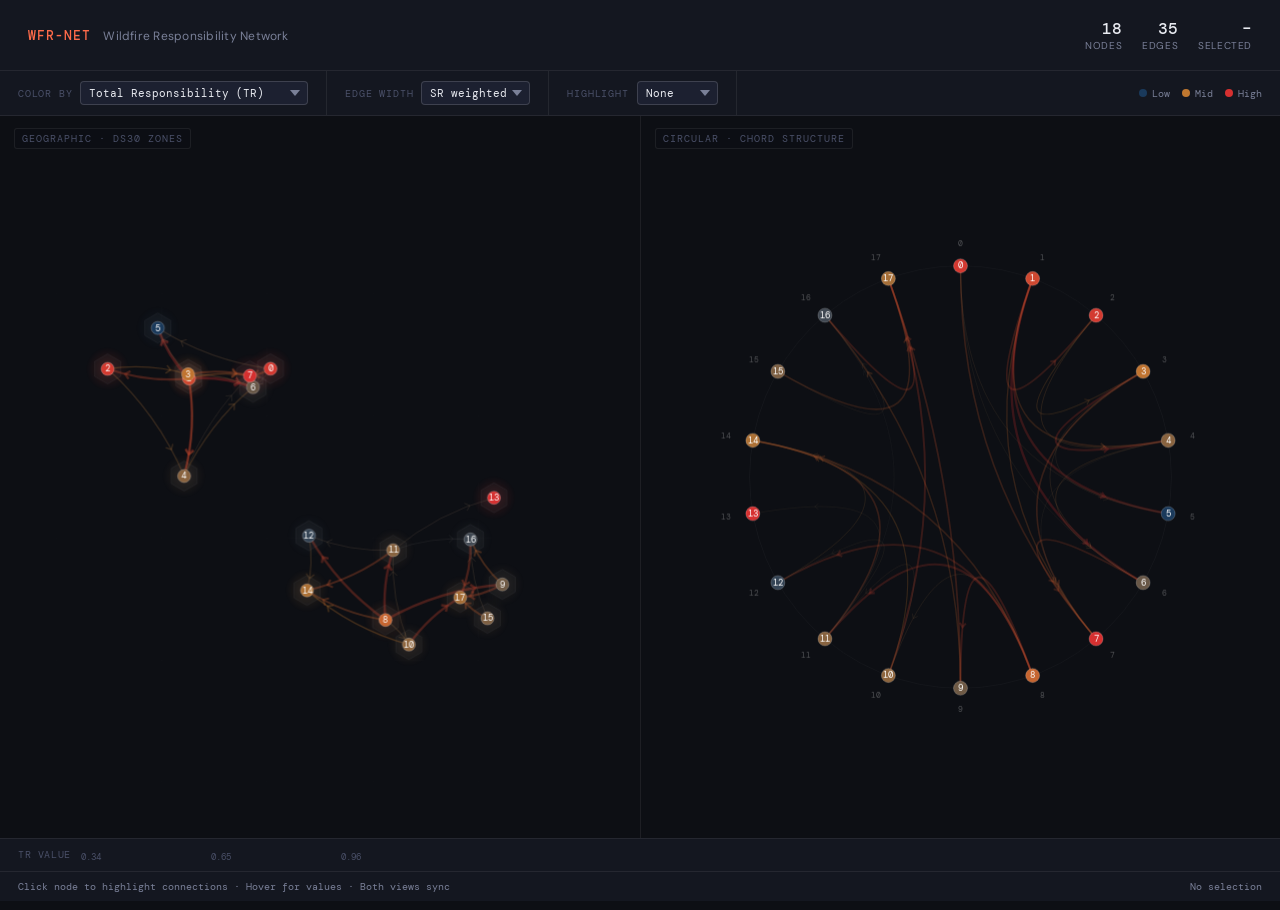
<file: assets/example.html>
<!DOCTYPE html>
<html lang="en">
<head>
<meta charset="UTF-8">
<meta name="viewport" content="width=device-width, initial-scale=1.0">
<title>Wildfire Responsibility Network</title>
<link href="https://fonts.googleapis.com/css2?family=DM+Mono:wght@400;500&family=DM+Sans:wght@300;400;500&display=swap" rel="stylesheet">
<style>
  :root {
    --bg: #0d0f14;
    --surface: #141720;
    --surface2: #1c2030;
    --border: rgba(255,255,255,0.07);
    --border-hover: rgba(255,255,255,0.15);
    --text: #e8eaf0;
    --text-muted: #7a8098;
    --text-dim: #4a5068;
    --accent: #ff6b4a;
    --accent2: #4a9eff;
    --accent3: #ffd166;
    --col-lo: #1a3a5c;
    --col-mid: #c07830;
    --col-hi: #d63030;
    --mono: 'DM Mono', monospace;
    --sans: 'DM Sans', sans-serif;
  }

  *, *::before, *::after { box-sizing: border-box; margin: 0; padding: 0; }

  body {
    font-family: var(--sans);
    background: var(--bg);
    color: var(--text);
    min-height: 100vh;
    display: flex;
    flex-direction: column;
  }

  /* Header */
  header {
    padding: 18px 28px;
    border-bottom: 1px solid var(--border);
    display: flex;
    align-items: center;
    justify-content: space-between;
    background: var(--surface);
  }

  .header-left {
    display: flex;
    align-items: baseline;
    gap: 12px;
  }

  .site-title {
    font-family: var(--mono);
    font-size: 13px;
    font-weight: 500;
    color: var(--accent);
    letter-spacing: 0.08em;
    text-transform: uppercase;
  }

  .site-subtitle {
    font-size: 12px;
    color: var(--text-muted);
    letter-spacing: 0.02em;
  }

  .header-stats {
    display: flex;
    gap: 20px;
  }

  .stat {
    text-align: right;
  }

  .stat-val {
    font-family: var(--mono);
    font-size: 16px;
    font-weight: 500;
    color: var(--text);
  }

  .stat-label {
    font-size: 10px;
    color: var(--text-muted);
    text-transform: uppercase;
    letter-spacing: 0.06em;
  }

  /* Main layout */
  .main {
    flex: 1;
    display: flex;
    flex-direction: column;
    padding: 0;
    overflow: hidden;
  }

  /* Controls bar */
  .controls {
    display: flex;
    gap: 0;
    border-bottom: 1px solid var(--border);
    background: var(--surface);
  }

  .ctrl-group {
    display: flex;
    align-items: center;
    gap: 8px;
    padding: 10px 18px;
    border-right: 1px solid var(--border);
  }

  .ctrl-group:last-child { border-right: none; margin-left: auto; }

  .ctrl-label {
    font-family: var(--mono);
    font-size: 10px;
    color: var(--text-dim);
    text-transform: uppercase;
    letter-spacing: 0.08em;
    white-space: nowrap;
  }

  select {
    font-family: var(--mono);
    font-size: 11px;
    color: var(--text);
    background: var(--surface2);
    border: 1px solid var(--border-hover);
    border-radius: 4px;
    padding: 4px 8px;
    cursor: pointer;
    outline: none;
    appearance: none;
    -webkit-appearance: none;
    padding-right: 22px;
    background-image: url("data:image/svg+xml,%3Csvg xmlns='http://www.w3.org/2000/svg' width='10' height='6'%3E%3Cpath d='M0 0l5 6 5-6z' fill='%237a8098'/%3E%3C/svg%3E");
    background-repeat: no-repeat;
    background-position: right 7px center;
    transition: border-color 0.15s;
  }

  select:hover { border-color: rgba(255,255,255,0.25); }
  select:focus { border-color: var(--accent); }

  option { background: #1c2030; }

  /* Legend */
  .legend {
    display: flex;
    align-items: center;
    gap: 12px;
    padding: 10px 18px;
  }

  .legend-item {
    display: flex;
    align-items: center;
    gap: 5px;
    font-family: var(--mono);
    font-size: 10px;
    color: var(--text-muted);
  }

  .legend-dot {
    width: 8px; height: 8px;
    border-radius: 50%;
    flex-shrink: 0;
  }

  /* Canvas panels */
  .panels {
    flex: 1;
    display: grid;
    grid-template-columns: 1fr 1px 1fr;
    overflow: hidden;
    min-height: 0;
  }

  .divider {
    background: var(--border);
    width: 1px;
  }

  .panel {
    position: relative;
    overflow: hidden;
    background: var(--bg);
  }

  canvas {
    display: block;
    width: 100% !important;
    height: 100% !important;
  }

  .panel-tag {
    position: absolute;
    top: 12px; left: 14px;
    font-family: var(--mono);
    font-size: 10px;
    color: var(--text-dim);
    text-transform: uppercase;
    letter-spacing: 0.1em;
    pointer-events: none;
    z-index: 2;
    background: rgba(13,15,20,0.7);
    padding: 3px 7px;
    border-radius: 3px;
    border: 1px solid var(--border);
  }

  /* Tooltip */
  .tooltip {
    position: absolute;
    pointer-events: none;
    display: none;
    background: var(--surface2);
    border: 1px solid var(--border-hover);
    border-radius: 6px;
    padding: 10px 14px;
    font-family: var(--mono);
    font-size: 11px;
    color: var(--text);
    z-index: 10;
    min-width: 140px;
    line-height: 1.8;
    box-shadow: 0 4px 20px rgba(0,0,0,0.5);
  }

  .tooltip b {
    color: var(--accent);
    display: block;
    margin-bottom: 4px;
    font-size: 12px;
  }

  .tip-row {
    display: flex;
    justify-content: space-between;
    gap: 16px;
  }

  .tip-key { color: var(--text-muted); }
  .tip-val { color: var(--text); }

  /* Info bar */
  .info-bar {
    padding: 8px 18px;
    border-top: 1px solid var(--border);
    background: var(--surface);
    font-family: var(--mono);
    font-size: 10px;
    color: var(--text-dim);
    display: flex;
    gap: 20px;
    align-items: center;
  }

  .info-bar span { color: var(--text-muted); }

  .highlight-indicator {
    margin-left: auto;
    display: flex;
    align-items: center;
    gap: 6px;
  }

  .hl-dot {
    width: 6px; height: 6px;
    border-radius: 50%;
    background: var(--accent);
    display: none;
  }

  .hl-dot.active { display: block; }

  /* Colorbar strip */
  .colorbar-wrap {
    padding: 8px 18px;
    display: flex;
    align-items: center;
    gap: 10px;
    background: var(--surface);
    border-top: 1px solid var(--border);
  }

  .colorbar-label {
    font-family: var(--mono);
    font-size: 10px;
    color: var(--text-dim);
    text-transform: uppercase;
    letter-spacing: 0.06em;
    white-space: nowrap;
  }

  .colorbar-strip {
    flex: 1;
    height: 8px;
    border-radius: 4px;
    background: linear-gradient(to right, #1a3a5c, #c07830, #d63030);
    max-width: 280px;
  }

  .colorbar-ticks {
    display: flex;
    justify-content: space-between;
    font-family: var(--mono);
    font-size: 9px;
    color: var(--text-dim);
    max-width: 280px;
    width: 100%;
    margin-top: 2px;
  }

  .colorbar-group { display: flex; flex-direction: column; gap: 2px; flex:1; max-width: 280px; }
</style>
</head>
<body>

<header>
  <div class="header-left">
    <span class="site-title">WFR-Net</span>
    <span class="site-subtitle">Wildfire Responsibility Network</span>
  </div>
  <div class="header-stats">
    <div class="stat">
      <div class="stat-val" id="stat-nodes">18</div>
      <div class="stat-label">Nodes</div>
    </div>
    <div class="stat">
      <div class="stat-val" id="stat-edges">–</div>
      <div class="stat-label">Edges</div>
    </div>
    <div class="stat">
      <div class="stat-val" id="stat-hl">–</div>
      <div class="stat-label">Selected</div>
    </div>
  </div>
</header>

<div class="main">
  <div class="controls">
    <div class="ctrl-group">
      <span class="ctrl-label">Color by</span>
      <select id="color-mode">
        <option value="TR">Total Responsibility (TR)</option>
        <option value="PR">Personal Responsibility (PR)</option>
        <option value="SR">Shared Responsibility (SR)</option>
        <option value="OR">Owed Responsibility (OR)</option>
      </select>
    </div>
    <div class="ctrl-group">
      <span class="ctrl-label">Edge width</span>
      <select id="edge-mode">
        <option value="SR">SR weighted</option>
        <option value="uniform">Uniform</option>
      </select>
    </div>
    <div class="ctrl-group">
      <span class="ctrl-label">Highlight</span>
      <select id="highlight-sel">
        <option value="-1">None</option>
      </select>
    </div>
    <div class="ctrl-group legend">
      <span class="legend-item"><span class="legend-dot" style="background:#1a3a5c"></span>Low</span>
      <span class="legend-item"><span class="legend-dot" style="background:#c07830"></span>Mid</span>
      <span class="legend-item"><span class="legend-dot" style="background:#d63030"></span>High</span>
    </div>
  </div>

  <div class="panels">
    <div class="panel" id="geo-panel">
      <div class="panel-tag">Geographic · DS30 Zones</div>
      <canvas id="geo-canvas"></canvas>
      <div class="tooltip" id="geo-tip"></div>
    </div>
    <div class="divider"></div>
    <div class="panel" id="circ-panel">
      <div class="panel-tag">Circular · Chord Structure</div>
      <canvas id="circ-canvas"></canvas>
      <div class="tooltip" id="circ-tip"></div>
    </div>
  </div>

  <div class="colorbar-wrap">
    <span class="colorbar-label" id="cbar-label">TR value</span>
    <div class="colorbar-group">
      <div class="colorbar-strip"></div>
      <div class="colorbar-ticks">
        <span id="cbar-min">0.00</span>
        <span id="cbar-mid">0.50</span>
        <span id="cbar-max">1.00</span>
      </div>
    </div>
  </div>

  <div class="info-bar">
    <span>Click node to highlight connections · Hover for values · Both views sync</span>
    <div class="highlight-indicator">
      <div class="hl-dot" id="hl-dot"></div>
      <span id="hl-label">No selection</span>
    </div>
  </div>
</div>

<script>
// ─── Deterministic RNG ───────────────────────────────────────────
function mkRng(s) {
  let x = s;
  return () => { x ^= x << 13; x ^= x >> 17; x ^= x << 5; return (x >>> 0) / 4294967296; };
}
const rng = mkRng(42);

// ─── Synthetic Data (replace nodes/edges arrays with real data) ──
const N = 18;
const nodes = [];

// Two geographic clusters (lat/lon-like coordinates in [0,1])
const clusters = [
  { cx: 0.26, cy: 0.32, r: 0.18, count: 8 },
  { cx: 0.66, cy: 0.64, r: 0.20, count: 10 },
];

let ni = 0;
for (const cl of clusters) {
  for (let i = 0; i < cl.count; i++, ni++) {
    const a = rng() * Math.PI * 2;
    const d = Math.sqrt(rng()) * cl.r;
    nodes.push({
      id: ni,
      x: cl.cx + Math.cos(a) * d,
      y: cl.cy + Math.sin(a) * d,
      TR: 0.28 + rng() * 0.68,
      PR: 0.08 + rng() * 0.52,
      SR: rng() * 0.42,
      OR: rng() * 0.32,
    });
  }
}

// Edges from spatial proximity
const edges = [];
const edgeSet = new Set();
for (let i = 0; i < N; i++) {
  for (let j = i + 1; j < N; j++) {
    const dx = nodes[i].x - nodes[j].x;
    const dy = nodes[i].y - nodes[j].y;
    const dist = Math.sqrt(dx * dx + dy * dy);
    if (dist < 0.26 && rng() < 0.62) {
      const key = `${i}-${j}`;
      if (!edgeSet.has(key)) {
        edgeSet.add(key);
        edges.push({ from: i, to: j, SR: 0.04 + rng() * 0.48 });
      }
    }
  }
}

document.getElementById('stat-edges').textContent = edges.length;

// ─── Populate highlight dropdown ─────────────────────────────────
const hsel = document.getElementById('highlight-sel');
nodes.forEach(n => {
  const o = document.createElement('option');
  o.value = n.id;
  o.textContent = `Node ${n.id}`;
  hsel.appendChild(o);
});

let highlightNode = -1;
let colorMode = 'TR';
let edgeMode = 'SR';

document.getElementById('color-mode').addEventListener('change', e => { colorMode = e.target.value; updateColorbar(); draw(); });
document.getElementById('edge-mode').addEventListener('change', e => { edgeMode = e.target.value; draw(); });
document.getElementById('highlight-sel').addEventListener('change', e => {
  highlightNode = parseInt(e.target.value);
  updateHlInfo();
  draw();
});

// ─── Color mapping ────────────────────────────────────────────────
function lerpColor(t, c1, c2) {
  return [
    c1[0] + (c2[0] - c1[0]) * t,
    c1[1] + (c2[1] - c1[1]) * t,
    c1[2] + (c2[2] - c1[2]) * t,
  ];
}

function valueColor(t) {
  // lo → mid → hi with gamma
  const tg = Math.pow(Math.max(0, Math.min(1, t)), 0.75);
  const lo = [26, 58, 92], mid = [192, 120, 48], hi = [214, 48, 48];
  const [r, g, b] = tg < 0.5 ? lerpColor(tg * 2, lo, mid) : lerpColor((tg - 0.5) * 2, mid, hi);
  return `rgb(${Math.round(r)},${Math.round(g)},${Math.round(b)})`;
}

function getNodeVal(n) { return n[colorMode] || 0; }

function allNodeVals() { return nodes.map(n => getNodeVal(n)); }

function normalizedVal(n) {
  const vals = allNodeVals();
  const mn = Math.min(...vals), mx = Math.max(...vals);
  return (getNodeVal(n) - mn) / (mx - mn || 1);
}

function getEdgeVal(e) { return edgeMode === 'SR' ? e.SR : 0.5; }

// ─── Colorbar update ──────────────────────────────────────────────
function updateColorbar() {
  const vals = allNodeVals();
  const mn = Math.min(...vals), mx = Math.max(...vals);
  const mid = (mn + mx) / 2;
  document.getElementById('cbar-label').textContent = colorMode + ' value';
  document.getElementById('cbar-min').textContent = mn.toFixed(2);
  document.getElementById('cbar-mid').textContent = mid.toFixed(2);
  document.getElementById('cbar-max').textContent = mx.toFixed(2);
}
updateColorbar();

// ─── Highlight info ───────────────────────────────────────────────
function updateHlInfo() {
  const dot = document.getElementById('hl-dot');
  const lbl = document.getElementById('hl-label');
  const statHl = document.getElementById('stat-hl');
  if (highlightNode < 0) {
    dot.classList.remove('active');
    lbl.textContent = 'No selection';
    statHl.textContent = '–';
  } else {
    dot.classList.add('active');
    lbl.textContent = `Node ${highlightNode} selected`;
    statHl.textContent = highlightNode;
  }
}

// ─── GEO CANVAS ──────────────────────────────────────────────────
const geoCanvas = document.getElementById('geo-canvas');
const geoCtx = geoCanvas.getContext('2d');
const geoTip = document.getElementById('geo-tip');

function resizeCanvas(canvas) {
  const parent = canvas.parentElement;
  const rect = parent.getBoundingClientRect();
  if (canvas.width !== Math.floor(rect.width * devicePixelRatio) ||
      canvas.height !== Math.floor(rect.height * devicePixelRatio)) {
    canvas.width = Math.floor(rect.width * devicePixelRatio);
    canvas.height = Math.floor(rect.height * devicePixelRatio);
    canvas.style.width = rect.width + 'px';
    canvas.style.height = rect.height + 'px';
  }
}

function drawGeo() {
  resizeCanvas(geoCanvas);
  const dpr = devicePixelRatio;
  const W = geoCanvas.width, H = geoCanvas.height;
  const ctx = geoCtx;
  ctx.clearRect(0, 0, W, H);
  ctx.save();

  const pad = 56 * dpr;
  const sw = W - pad * 2, sh = H - pad * 2;

  function nx(n) { return pad + n.x * sw; }
  function ny(n) { return pad + n.y * sh; }

  // Subtle grid
  ctx.strokeStyle = 'rgba(255,255,255,0.025)';
  ctx.lineWidth = 0.5 * dpr;
  for (let i = 0; i <= 5; i++) {
    const x = pad + (i / 5) * sw;
    const y = pad + (i / 5) * sh;
    ctx.beginPath(); ctx.moveTo(x, pad); ctx.lineTo(x, pad + sh); ctx.stroke();
    ctx.beginPath(); ctx.moveTo(pad, y); ctx.lineTo(pad + sw, y); ctx.stroke();
  }

  // DS30 zone halos
  nodes.forEach(n => {
    const x = nx(n), y = ny(n);
    const r = 22 * dpr;
    const nv = normalizedVal(n);
    const col = valueColor(nv);
    const grad = ctx.createRadialGradient(x, y, 0, x, y, r);
    grad.addColorStop(0, col.replace('rgb', 'rgba').replace(')', ',0.18)'));
    grad.addColorStop(1, col.replace('rgb', 'rgba').replace(')', ',0)'));
    ctx.beginPath();
    ctx.arc(x, y, r, 0, Math.PI * 2);
    ctx.fillStyle = grad;
    ctx.fill();
  });

  // Tax parcel hexagons
  nodes.forEach(n => {
    const x = nx(n), y = ny(n), r = 15 * dpr;
    ctx.beginPath();
    for (let k = 0; k < 6; k++) {
      const a = k / 6 * Math.PI * 2 - Math.PI / 6;
      k === 0 ? ctx.moveTo(x + r * Math.cos(a), y + r * Math.sin(a))
              : ctx.lineTo(x + r * Math.cos(a), y + r * Math.sin(a));
    }
    ctx.closePath();
    ctx.fillStyle = 'rgba(255,255,255,0.03)';
    ctx.strokeStyle = 'rgba(255,255,255,0.10)';
    ctx.lineWidth = 0.5 * dpr;
    ctx.fill(); ctx.stroke();
  });

  // Edges
  const maxSR = Math.max(...edges.map(e => e.SR));
  edges.forEach(e => {
    const a = nodes[e.from], b = nodes[e.to];
    const isHl = highlightNode !== -1 && (e.from === highlightNode || e.to === highlightNode);
    const val = getEdgeVal(e) / maxSR;
    const alpha = isHl ? 0.92 : (highlightNode !== -1 ? 0.06 : 0.32);

    const ax = nx(a), ay = ny(a), bx = nx(b), by = ny(b);
    const mx2 = (ax + bx) / 2, my2 = (ay + by) / 2;
    const cx2 = mx2 + (my2 - ay) * 0.22, cy2 = my2 - (mx2 - ax) * 0.22;

    ctx.save();
    ctx.globalAlpha = alpha;
    ctx.strokeStyle = isHl ? '#ff6b4a' : valueColor(val);
    ctx.lineWidth = isHl ? 2 * dpr : (0.6 + val * 2.2) * dpr;
    ctx.beginPath();
    ctx.moveTo(ax, ay);
    ctx.quadraticCurveTo(cx2, cy2, bx, by);
    ctx.stroke();

    // Arrowhead
    const t2 = 0.78;
    const ex = (1 - t2) * (1 - t2) * ax + 2 * (1 - t2) * t2 * cx2 + t2 * t2 * bx;
    const ey = (1 - t2) * (1 - t2) * ay + 2 * (1 - t2) * t2 * cy2 + t2 * t2 * by;
    const dtx = 2 * (1 - t2) * (cx2 - ax) + 2 * t2 * (bx - cx2);
    const dty = 2 * (1 - t2) * (cy2 - ay) + 2 * t2 * (by - cy2);
    const ang = Math.atan2(dty, dtx);
    const as = 6 * dpr;
    ctx.beginPath();
    ctx.moveTo(ex + as * Math.cos(ang - 2.4), ey + as * Math.sin(ang - 2.4));
    ctx.lineTo(ex, ey);
    ctx.lineTo(ex + as * Math.cos(ang + 2.4), ey + as * Math.sin(ang + 2.4));
    ctx.stroke();
    ctx.restore();
  });

  // Nodes
  nodes.forEach(n => {
    const x = nx(n), y = ny(n);
    const isHl = n.id === highlightNode;
    const nv = normalizedVal(n);
    const col = valueColor(nv);
    const nr = isHl ? 9 * dpr : 6.5 * dpr;

    // Outer ring for highlight
    if (isHl) {
      ctx.beginPath();
      ctx.arc(x, y, nr + 4 * dpr, 0, Math.PI * 2);
      ctx.fillStyle = 'rgba(255,107,74,0.18)';
      ctx.fill();
    }

    ctx.beginPath();
    ctx.arc(x, y, nr, 0, Math.PI * 2);
    ctx.fillStyle = col;
    ctx.fill();
    ctx.strokeStyle = isHl ? '#ff6b4a' : 'rgba(255,255,255,0.3)';
    ctx.lineWidth = isHl ? 2 * dpr : 0.75 * dpr;
    ctx.stroke();

    ctx.fillStyle = '#fff';
    ctx.font = `${isHl ? 500 : 400} ${9 * dpr}px DM Mono,monospace`;
    ctx.textAlign = 'center';
    ctx.textBaseline = 'middle';
    ctx.fillText(n.id, x, y + 0.5 * dpr);
  });

  ctx.restore();
}

// Geo tooltip & interaction
function geoNodeAt(mx, my) {
  const pad = 56 * devicePixelRatio;
  const W = geoCanvas.width, H = geoCanvas.height;
  const sw = W - pad * 2, sh = H - pad * 2;
  let found = null, minD = 16 * devicePixelRatio;
  nodes.forEach(n => {
    const x = pad + n.x * sw, y = pad + n.y * sh;
    const d = Math.hypot(mx * devicePixelRatio - x, my * devicePixelRatio - y);
    if (d < minD) { minD = d; found = n; }
  });
  return found;
}

geoCanvas.addEventListener('mousemove', e => {
  const rect = geoCanvas.getBoundingClientRect();
  const found = geoNodeAt(e.clientX - rect.left, e.clientY - rect.top);
  if (found) {
    geoTip.style.display = 'block';
    geoTip.style.left = (e.clientX - rect.left + 14) + 'px';
    geoTip.style.top = (e.clientY - rect.top - 10) + 'px';
    geoTip.innerHTML = tooltipHTML(found);
  } else {
    geoTip.style.display = 'none';
  }
});
geoCanvas.addEventListener('mouseleave', () => geoTip.style.display = 'none');
geoCanvas.addEventListener('click', e => {
  const rect = geoCanvas.getBoundingClientRect();
  const found = geoNodeAt(e.clientX - rect.left, e.clientY - rect.top);
  if (found) {
    highlightNode = highlightNode === found.id ? -1 : found.id;
    hsel.value = highlightNode;
    updateHlInfo();
    draw();
  }
});

// ─── CIRCULAR CANVAS ─────────────────────────────────────────────
const circCanvas = document.getElementById('circ-canvas');
const circCtx = circCanvas.getContext('2d');
const circTip = document.getElementById('circ-tip');

function drawCirc() {
  resizeCanvas(circCanvas);
  const dpr = devicePixelRatio;
  const W = circCanvas.width, H = circCanvas.height;
  const ctx = circCtx;
  ctx.clearRect(0, 0, W, H);
  ctx.save();

  const cx = W / 2, cy = H / 2;
  const R = Math.min(W, H) * 0.33;
  const labelR = R + 22 * dpr;
  const nr = 7 * dpr;

  const angles = nodes.map((_, i) => -Math.PI / 2 + (i / N) * Math.PI * 2);

  function nx2(i) { return cx + R * Math.cos(angles[i]); }
  function ny2(i) { return cy + R * Math.sin(angles[i]); }

  // Faint ring guide
  ctx.beginPath();
  ctx.arc(cx, cy, R, 0, Math.PI * 2);
  ctx.strokeStyle = 'rgba(255,255,255,0.04)';
  ctx.lineWidth = 1 * dpr;
  ctx.stroke();

  // Edges (bezier through softened center)
  const maxSR = Math.max(...edges.map(e => e.SR));
  edges.forEach(e => {
    const i = e.from, j = e.to;
    const isHl = highlightNode !== -1 && (i === highlightNode || j === highlightNode);
    const val = getEdgeVal(e) / maxSR;
    const alpha = isHl ? 0.9 : (highlightNode !== -1 ? 0.05 : 0.22);
    const pull = 0.32;

    const ax = nx2(i), ay = ny2(i), bx = nx2(j), by = ny2(j);
    const c1x = cx + pull * (ax - cx), c1y = cy + pull * (ay - cy);
    const c2x = cx + pull * (bx - cx), c2y = cy + pull * (by - cy);

    ctx.save();
    ctx.globalAlpha = alpha;
    ctx.strokeStyle = isHl ? '#ff6b4a' : valueColor(val);
    ctx.lineWidth = isHl ? 1.8 * dpr : (0.4 + val * 2) * dpr;
    ctx.beginPath();
    ctx.moveTo(ax, ay);
    ctx.bezierCurveTo(c1x, c1y, c2x, c2y, bx, by);
    ctx.stroke();

    // Arrowhead
    function bPt(t) {
      return [
        (1-t)**3*ax + 3*(1-t)**2*t*c1x + 3*(1-t)*t**2*c2x + t**3*bx,
        (1-t)**3*ay + 3*(1-t)**2*t*c1y + 3*(1-t)*t**2*c2y + t**3*by
      ];
    }
    const [px1, py1] = bPt(0.82), [px2, py2] = bPt(0.83);
    const aang = Math.atan2(py2 - py1, px2 - px1);
    const as = 5 * dpr;
    ctx.beginPath();
    ctx.moveTo(px2 + as * Math.cos(aang - 2.5), py2 + as * Math.sin(aang - 2.5));
    ctx.lineTo(px2, py2);
    ctx.lineTo(px2 + as * Math.cos(aang + 2.5), py2 + as * Math.sin(aang + 2.5));
    ctx.stroke();
    ctx.restore();
  });

  // Nodes
  nodes.forEach((n, i) => {
    const x = nx2(i), y = ny2(i);
    const isHl = n.id === highlightNode;
    const nv = normalizedVal(n);
    const col = valueColor(nv);
    const r2 = isHl ? 10 * dpr : nr;

    if (isHl) {
      ctx.beginPath();
      ctx.arc(x, y, r2 + 5 * dpr, 0, Math.PI * 2);
      ctx.fillStyle = 'rgba(255,107,74,0.18)';
      ctx.fill();
    }

    ctx.beginPath();
    ctx.arc(x, y, r2, 0, Math.PI * 2);
    ctx.fillStyle = col;
    ctx.fill();
    ctx.strokeStyle = isHl ? '#ff6b4a' : 'rgba(255,255,255,0.25)';
    ctx.lineWidth = isHl ? 2 * dpr : 0.75 * dpr;
    ctx.stroke();

    ctx.fillStyle = '#fff';
    ctx.font = `${isHl ? 500 : 400} ${8.5 * dpr}px DM Mono,monospace`;
    ctx.textAlign = 'center';
    ctx.textBaseline = 'middle';
    ctx.fillText(n.id, x, y + 0.5 * dpr);

    // External label
    const lx = cx + labelR * Math.cos(angles[i]);
    const ly = cy + labelR * Math.sin(angles[i]);
    ctx.font = `${isHl ? 500 : 400} ${8 * dpr}px DM Mono,monospace`;
    ctx.fillStyle = isHl ? '#ff6b4a' : 'rgba(255,255,255,0.28)';
    ctx.textAlign = lx < cx - 4 * dpr ? 'right' : lx > cx + 4 * dpr ? 'left' : 'center';
    ctx.textBaseline = 'middle';
    ctx.fillText(n.id, lx, ly);
  });

  ctx.restore();
}

// Circ tooltip & interaction
function circNodeAt(mx, my) {
  const W = circCanvas.width, H = circCanvas.height;
  const cx = W / 2, cy = H / 2;
  const R = Math.min(W, H) * 0.33;
  const angles = nodes.map((_, i) => -Math.PI / 2 + (i / N) * Math.PI * 2);
  let found = null, minD = 14 * devicePixelRatio;
  nodes.forEach((n, i) => {
    const x = cx + R * Math.cos(angles[i]);
    const y = cy + R * Math.sin(angles[i]);
    const d = Math.hypot(mx * devicePixelRatio - x, my * devicePixelRatio - y);
    if (d < minD) { minD = d; found = n; }
  });
  return found;
}

circCanvas.addEventListener('mousemove', e => {
  const rect = circCanvas.getBoundingClientRect();
  const found = circNodeAt(e.clientX - rect.left, e.clientY - rect.top);
  if (found) {
    circTip.style.display = 'block';
    circTip.style.left = (e.clientX - rect.left + 14) + 'px';
    circTip.style.top = (e.clientY - rect.top - 10) + 'px';
    circTip.innerHTML = tooltipHTML(found);
  } else {
    circTip.style.display = 'none';
  }
});
circCanvas.addEventListener('mouseleave', () => circTip.style.display = 'none');
circCanvas.addEventListener('click', e => {
  const rect = circCanvas.getBoundingClientRect();
  const found = circNodeAt(e.clientX - rect.left, e.clientY - rect.top);
  if (found) {
    highlightNode = highlightNode === found.id ? -1 : found.id;
    hsel.value = highlightNode;
    updateHlInfo();
    draw();
  }
});

// ─── Tooltip HTML ─────────────────────────────────────────────────
function tooltipHTML(n) {
  const conn = edges.filter(e => e.from === n.id || e.to === n.id).length;
  return `<b>Node ${n.id}</b>
    <div class="tip-row"><span class="tip-key">TR</span><span class="tip-val">${n.TR.toFixed(4)}</span></div>
    <div class="tip-row"><span class="tip-key">PR</span><span class="tip-val">${n.PR.toFixed(4)}</span></div>
    <div class="tip-row"><span class="tip-key">SR</span><span class="tip-val">${n.SR.toFixed(4)}</span></div>
    <div class="tip-row"><span class="tip-key">OR</span><span class="tip-val">${n.OR.toFixed(4)}</span></div>
    <div class="tip-row" style="margin-top:4px;border-top:1px solid rgba(255,255,255,0.07);padding-top:4px"><span class="tip-key">edges</span><span class="tip-val">${conn}</span></div>`;
}

// ─── Draw & Resize ────────────────────────────────────────────────
function draw() {
  drawGeo();
  drawCirc();
}

const ro = new ResizeObserver(() => draw());
ro.observe(document.getElementById('geo-panel'));
ro.observe(document.getElementById('circ-panel'));

// Initial draw after fonts load
document.fonts.ready.then(draw);

// Set min-height for panels dynamically
function setPanelHeight() {
  const available = window.innerHeight - 160;
  document.querySelector('.panels').style.height = Math.max(320, available) + 'px';
}
setPanelHeight();
window.addEventListener('resize', setPanelHeight);
</script>
</body>
</html>
</file>
